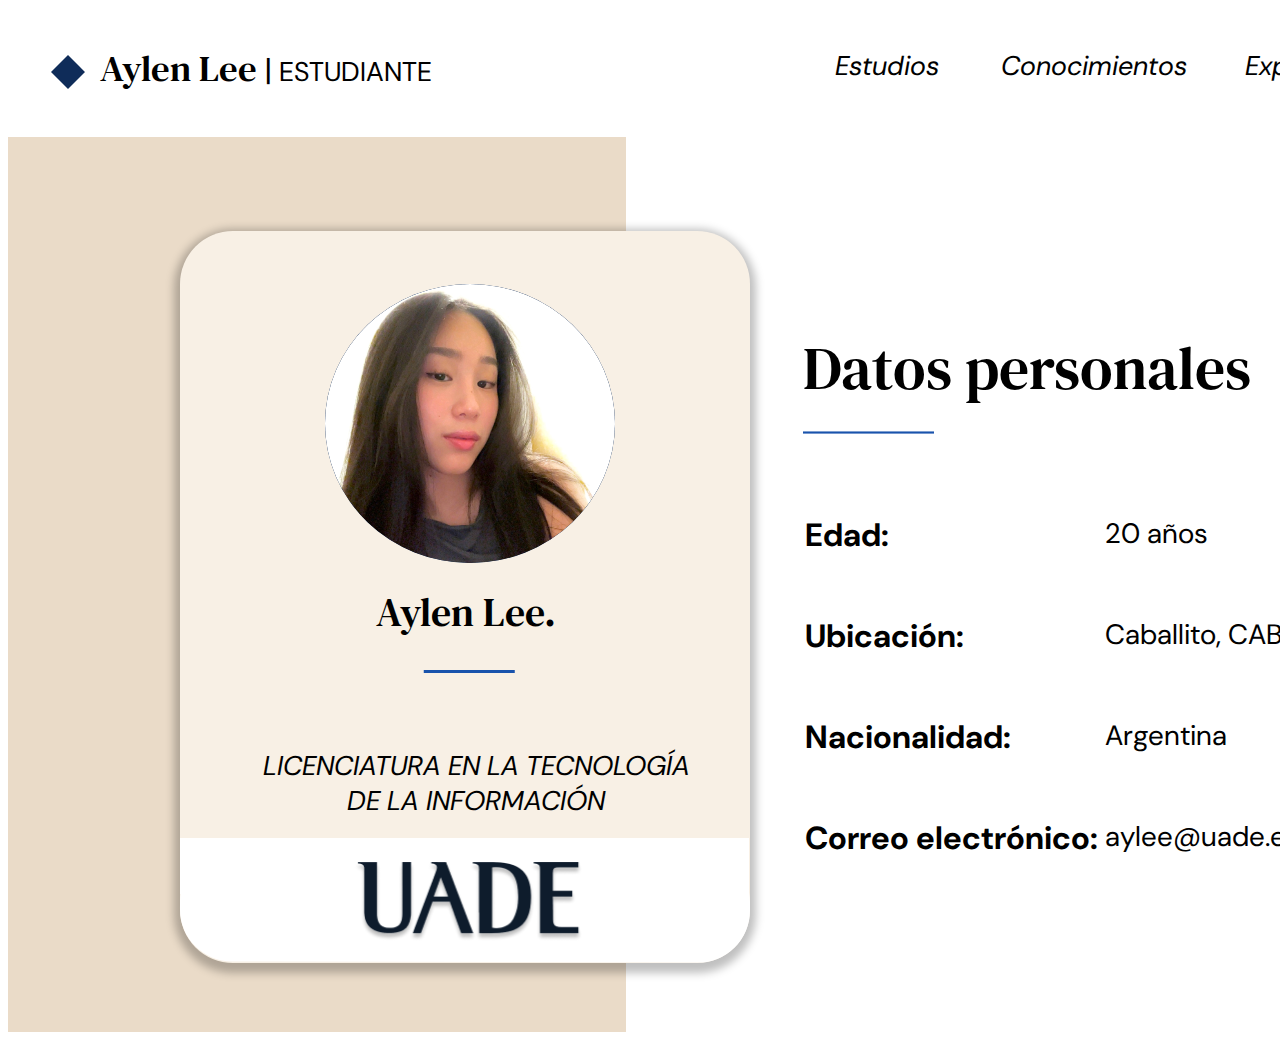
<file: index.html>
<!DOCTYPE html>
<html>
    <head>
        <link rel="stylesheet" href="style.css" />
        <link rel="preconnect" href="https://fonts.googleapis.com">
        <link rel="preconnect" href="https://fonts.gstatic.com" crossorigin>
        <link href="https://fonts.googleapis.com/css2?family=DM+Sans:ital,opsz,wght@0,9..40,200;0,9..40,300;0,9..40,400;0,9..40,500;0,9..40,600;0,9..40,700;1,9..40,200;1,9..40,300;1,9..40,400;1,9..40,500;1,9..40,600&family=DM+Serif+Display:ital@0;1&family=DM+Serif+Text&display=swap" rel="stylesheet">
</head>
<body>
     <div class="index">
        <div class="overlap-wrapper">
             <div class="overlap">
                <div class="overlap-group">
                    <div class="background-beige"></div>
                        <div class="rectangulo-principal"></div>
                        <div class="semirectangulo"></div>
                        <div class="rectangulo"></div>
                        <img class="logo-uade" src="img/logo uade.png" />
                        <div class="box"><img class="foto-cv" src="img/foto cv.png" /></div>
                        <div class="text-wrapper">Aylen Lee.</div>
                        <img class="linea" src="img/linea2.png"/>
                        <p class="descripcion">LICENCIATURA EN LA TECNOLOGÍA <br/>DE LA INFORMACIÓN</p>
                        <div class="rectangulo-superior"></div>
                        <p class="aylen-lee-ESTUDIANTE">
                            <span class="span">Aylen Lee</span>
                            <span class="text-wrapper-2"> | </span>
                            <span class="text-wrapper-3">ESTUDIANTE</span>
                        </p>
                        <a href="index.html"><div class="cuadradosuperior"></div></a>
                        <a href="estudios.html"><div class="div">Estudios</div></a>
                        <a href="conocimientos.html"><div class="text-wrapper-4">Conocimientos</div></a>
                        <a href="experiencia.html"><div class="text-wrapper-5">Experiencia</div></a>
                    </div>
                    <div class="flexcontainer">
                        <p class="text">
                            <span class="text-wrapper-6">Edad:<br/></span>
                        </p>
                        <p class="text"><span class="text-wrapper-7">20 años</span></p>
                    </div>
                    <div class="flexcontainer-2">
                        <p class="text">
                            <span class="text-wrapper-6">Ubicación: <br/></span>
                        </p>
                        <p class="text"><span class="text-wrapper-7">Caballito, CABA</span></p>
                    </div>
                    <div class="flexcontainer-3">
                        <p class="text">
                            <span class="text-wrapper-6">Nacionalidad: <br/></span>
                        </p>
                        <p class="text"><span class="text-wrapper-7">Argentina</span></p>
                    </div>
                    <div class="flexcontainer-4">
                        <p class="text">
                            <span class="text-wrapper-6">Correo electrónico:<br/></span>
                        </p>
                        <p class="text"><span class="text-wrapper-7">aylee@uade.edu.ar</span></p>
                    </div>
                    <div class="overlap-2">
                        <div class="text-wrapper-8">Datos personales</div>
                        <img class="img" src="img/linea1.png" />
                    </div>
                </div>
            </div>
        </div>
    </body>
</html>
</file>
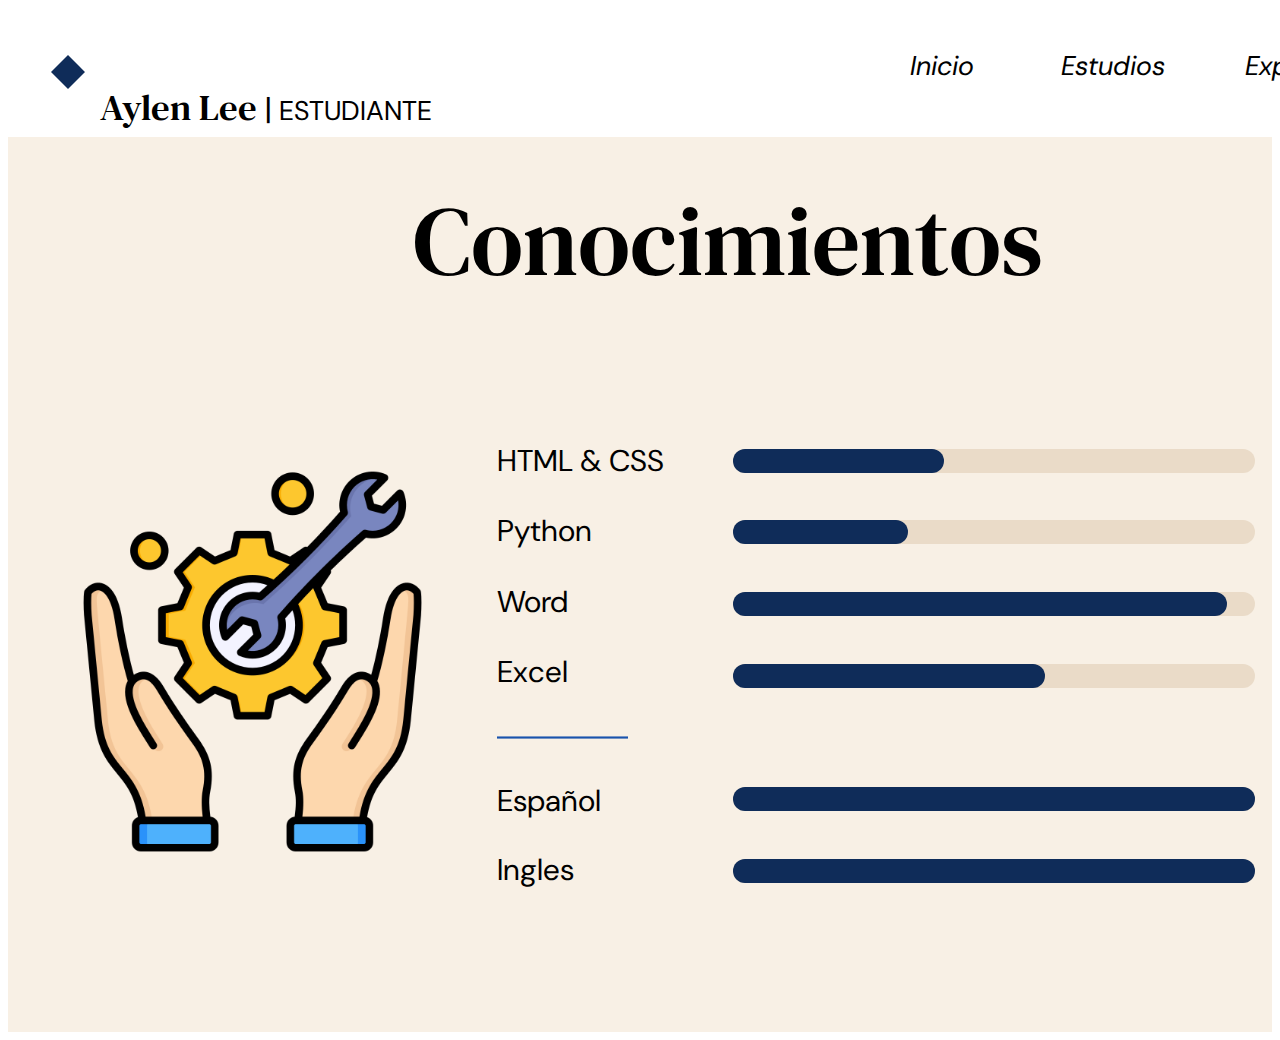
<file: conocimientos.html>
<!DOCTYPE html>
<html>
<head>
    <meta charset="UTF-8">
        <link rel="stylesheet" href="style.css"/>
        <link rel="preconnect" href="https://fonts.googleapis.com">
        <link rel="preconnect" href="https://fonts.gstatic.com" crossorigin>
        <link href="https://fonts.googleapis.com/css2?family=DM+Sans:ital,opsz,wght@0,9..40,200;0,9..40,300;0,9..40,400;0,9..40,500;0,9..40,600;0,9..40,700;1,9..40,200;1,9..40,300;1,9..40,400;1,9..40,500;1,9..40,600&family=DM+Serif+Display:ital@0;1&family=DM+Serif+Text&display=swap" rel="stylesheet">
</head>
<body>
    <div class="conocimientos">
        <div class="div">
            <div class="overlap">
                <div class="overlap-group">
                    <p class="aylen-lee-ESTUDIANTE">
                        <span class="text-wrapper">Aylen Lee</span>
                        <span class="span"> | </span>
                        <span class="text-wrapper-2">ESTUDIANTE</span>
                    </p>
                    <div class="cuadradosuperior"></div>
                </div>
                <div class="overlap-2">
                    <a href="index.html"><div class="text-wrapper-3">Inicio</div></a>
                    <a href="estudios.html"><div class="text-wrapper-4">Estudios</div></a>
                    <a href="experiencia.html"><div class="text-wrapper-5">Experiencia</div></a>
                </div>
            </div>
                <div class="text-wrapper-6">Conocimientos</div>
                <img class="skillsicon" src="img/skillsicon.png" />
                <div class="rectangle-wrapper"><div class="rectangle"></div></div>
                <div class="div-wrapper"><div class="rectangle-2"></div></div>
                <div class="overlap-group-2"><div class="rectangle-3"></div></div>
                <div class="overlap-3"><div class="rectangle-4"></div></div>
                <div class="overlap-4"><div class="rectangle-5"></div></div>
                <div class="overlap-5"><div class="rectangle-5"></div></div>
                <img class="linea" src="img/linea1 (1).png" />
                <div class="HTML-CSS">HTML &amp; CSS</div>
                <div class="text-wrapper-7">Python</div>
                <div class="text-wrapper-8">Word</div>
                <div class="text-wrapper-9">Excel</div>
                <div class="text-wrapper-10">Español</div>
                <div class="text-wrapper-11">Ingles</div>
            </div>
        </div>
    </body>
</html>
</file>
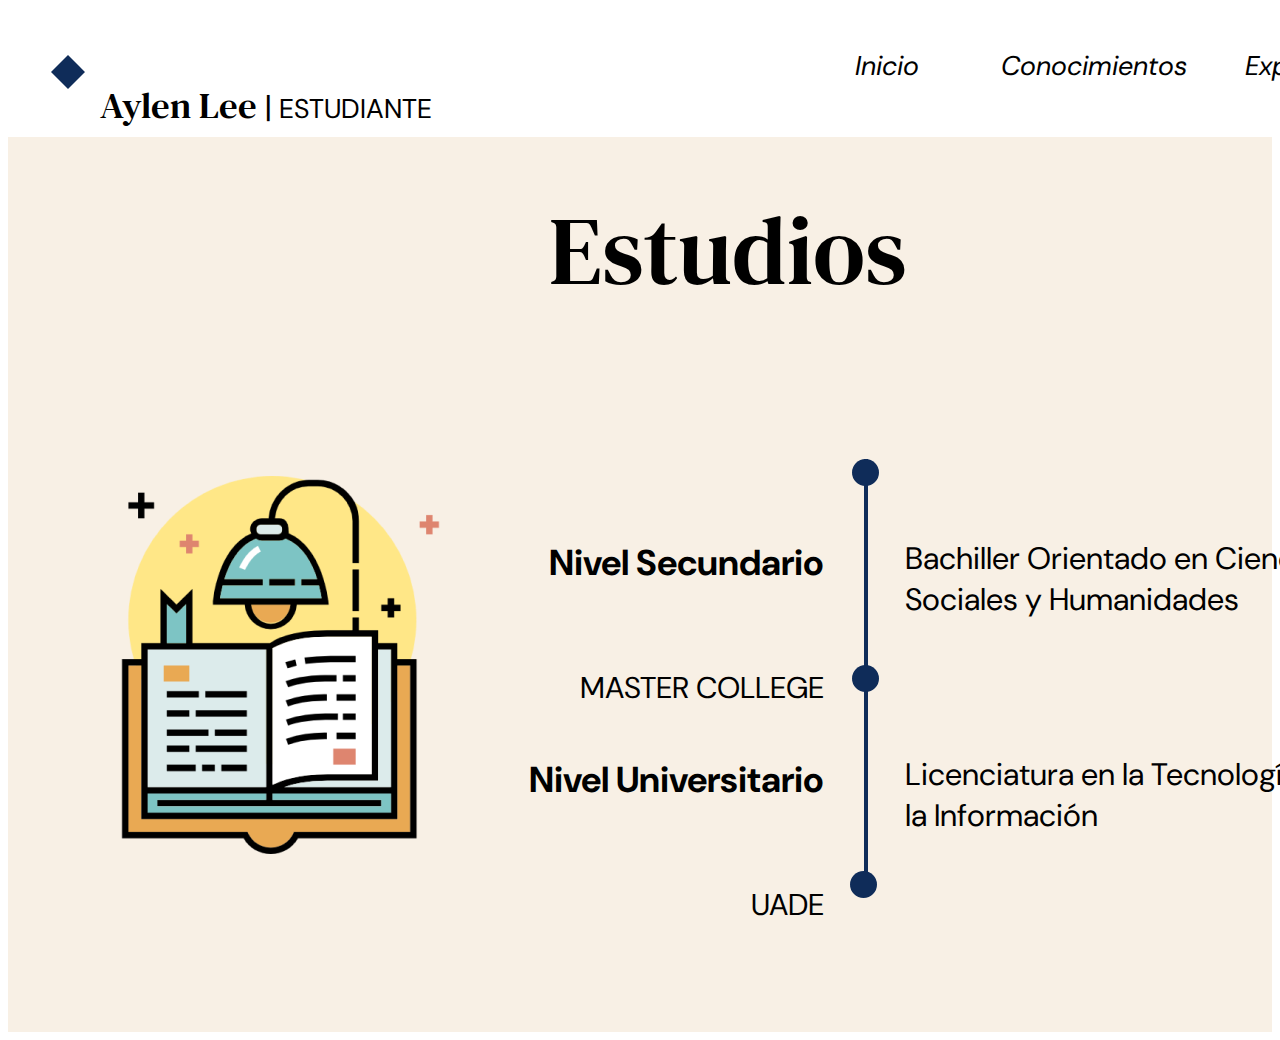
<file: estudios.html>
<!DOCTYPE html>
<html>
<head>
    <meta charset="UTF-8">
        <link rel="stylesheet" href="style.css" />
        <link rel="preconnect" href="https://fonts.googleapis.com">
        <link rel="preconnect" href="https://fonts.gstatic.com" crossorigin>
        <link href="https://fonts.googleapis.com/css2?family=DM+Sans:ital,opsz,wght@0,9..40,200;0,9..40,300;0,9..40,400;0,9..40,500;0,9..40,600;0,9..40,700;1,9..40,200;1,9..40,300;1,9..40,400;1,9..40,500;1,9..40,600&family=DM+Serif+Display:ital@0;1&family=DM+Serif+Text&display=swap" rel="stylesheet">
</head>
<body>
    <div class="estudios">
        <div class="div">
            <div class="text-wrapper">Estudios</div>
                <div class="overlap">
                    <div class="overlap-group">
                        <p class="aylen-lee-ESTUDIANTE">
                            <span class="span">Aylen Lee</span>
                            <span class="text-wrapper-2"> | </span>
                            <span class="text-wrapper-3">ESTUDIANTE</span>
                        </p>
                    <a href="index.html"><div class="cuadradosuperior"></div></a>
                </div>
                <div class="overlap-2">
                    <a href="index.html"><div class="text-wrapper-4">Inicio</div></a>
                    <a href="conocimientos.html"><div class="text-wrapper-5">Conocimientos</div></a>
                    <a href="experiencia.html"><div class="text-wrapper-6">Experiencia</div></a>
                </div>
            </div>
                <div class="overlap-3">
                    <img class="studyicon" src="img/studyicon 1.png" />
                        <div class="flexcontainer">
                            <p class="text">
                            <span class="text-wrapper-7">Nivel Secundario<br /></span>
                            </p>
                            <p class="text"><span class="text-wrapper-8">MASTER COLLEGE</span></p>
                        </div>
                        <div class="flexcontainer-2">
                        <p class="text">
                            <span class="text-wrapper-7">Nivel Universitario<br /></span>
                        </p>
                        <p class="text"><span class="text-wrapper-8">UADE</span></p>
                    </div>
                </div>
                <p class="p">Bachiller Orientado en Ciencias Sociales y Humanidades</p>
                <p class="text-wrapper-9">Licenciatura en la Tecnología de la Información</p>
                <div class="group">
                    <div class="overlap-group-2">
                        <img class="line" src="img/Line 1.png" />
                        <div class="ellipse 1"></div>
                        <div class="ellipse-3"></div>
                        <div class="ellipse-2"></div>
                    </div>
                </div>
            </div>
        </div>
</body>
</html>
</file>
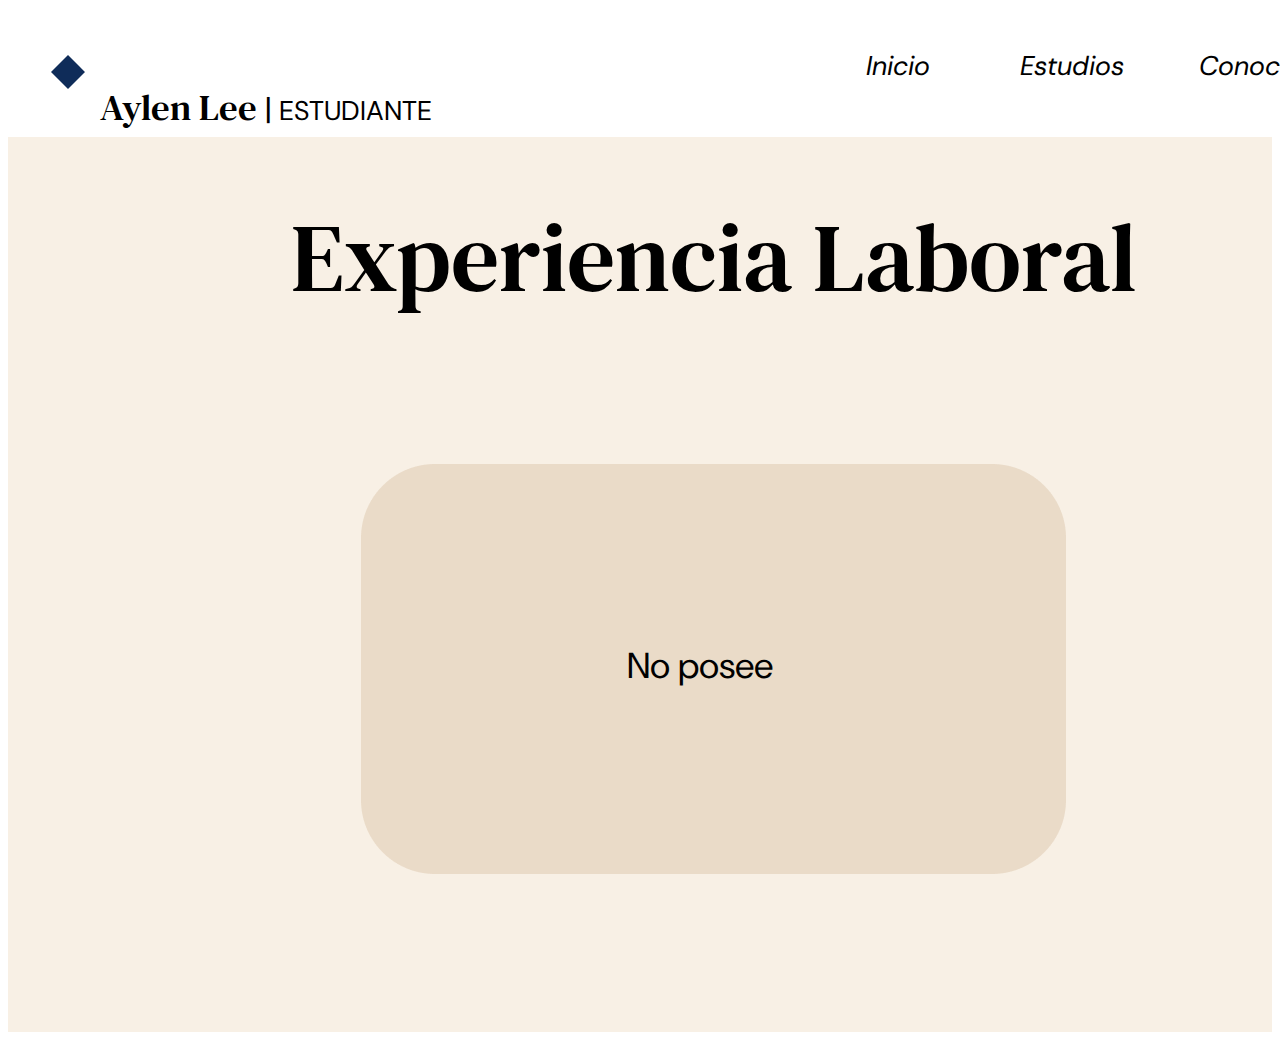
<file: experiencia.html>
<!DOCTYPE html>
<html>
    <head>
        <meta charset="UTF-8">
        <link rel="stylesheet" href="style.css" />
        <link rel="preconnect" href="https://fonts.googleapis.com">
        <link rel="preconnect" href="https://fonts.gstatic.com" crossorigin>
        <link href="https://fonts.googleapis.com/css2?family=DM+Sans:ital,opsz,wght@0,9..40,200;0,9..40,300;0,9..40,400;0,9..40,500;0,9..40,600;0,9..40,700;1,9..40,200;1,9..40,300;1,9..40,400;1,9..40,500;1,9..40,600&family=DM+Serif+Display:ital@0;1&family=DM+Serif+Text&display=swap" rel="stylesheet">
    </head>
    <body>
        <div class="experiencia">
            <div class="div">
                <div class="overlap">
                    <div class="overlap-group">
                        <p class="aylen-lee-ESTUDIANTE">
                            <span class="text-wrapper">Aylen Lee</span>
                            <span class="span"> | </span>
                            <span class="text-wrapper-2">ESTUDIANTE</span>
                        </p>
                        <div class="cuadradosuperior"></div>
                    </div>
                    <div class="overlap-2">
                        <a href="index.html"><div class="text-wrapper-3">Inicio</div></a>
                        <a href="conocimientos.html"><div class="text-wrapper-4">Conocimientos</div></a>
                        <a href="estudios.html"><div class="text-wrapper-5">Estudios</div></a>
                    </div>
                </div>
                <div class="div-wrapper"><div class="text-wrapper-6">No posee</div></div>
                <div class="text-wrapper-7">Experiencia Laboral</div>
            </div>
        </div>
    </body>
</html>
</file>
<file: style.css>
.index {
    background-color: #ffffff;
    display: flex;
    flex-direction: row;
    justify-content: center;
    width: 100%;
}

.index .overlap-wrapper {
    background-color: #ffffff;
    width: 1440px;
    height: 1024px;
}

.index .overlap {
    position: relative;
    height: 1024px;
}

.index .overlap-group {
    position: absolute;
    width: 1440px;
    height: 1024px;
    top: 0;
    left: 0;
}

.index .background-beige {
    position: absolute;
    width: 618px;
    height: 1024px;
    top: 0;
    left: 0;
    background-color: #eadbc8;
}

.index .rectangulo-principal {
    position: absolute;
    width: 570px;
    height: 732px;
    top: 223px;
    left: 172px;
    background-color: #f8f0e5;
    border-radius: 53px;
    box-shadow: 0px 4px 9px 6px #00000040;
}

.index .semirectangulo {
    position: absolute;
    width: 570px;
    height: 112px;
    top: 842px;
    left: 172px;
    background-color: #ffffff;
    border-radius: 52px;
    transform: rotate(0.15deg);
}

.index .rectangulo {
    position: absolute;
    width: 569px;
    height: 56px;
    top: 830px;
    left: 172px;
    background-color: #ffffff;
}

.index .logo-uade {
    position: absolute;
    width: 320px;
    height: 88px;
    top: 852px;
    left: 306px;
    object-fit: cover;
}

.index .foto-cv {
    position: absolute;
    width: 290px;
    height: 279px;
    top: 276px;
    left: 317px;
    background-color: #0f2c59;
    border-radius: 145px/139.5px;
}

.index .text-wrapper {
    position: absolute;
    width: 337px;
    top: 577px;
    left: 289px;
    font-family: 'DM Serif Text', serif;
    font-weight: 400;
    color: #000000;
    font-size: 40px;
    text-align: center;
    letter-spacing: 0;
    line-height: normal;
}

.index .linea {
    position: absolute;
    width: 92px;
    height: 3px;
    top: 662px;
    left: 415px;
}

.index .descripcion {
    position: absolute;
    width: 506px;
    top: 713px;
    left: 215px;
    font-family: 'DM Sans', sans-serif;
    font-weight: 400;
    font-style: italic;
    color: #000000;
    font-size: 27px;
    text-align: center;
    letter-spacing: 0;
    line-height: normal;
}

.index .rectangulo-superior {
    position: absolute;
    width: 1440px;
    height: 129px;
    top: 0;
    left: 0;
    background-color: #ffffff;
}

.index .aylen-lee-ESTUDIANTE {
    position: absolute;
    width: 396px;
    top: 37px;
    left: 60px;
    font-family: 'DM Serif text', serif;
    font-weight: 400;
    color: #000000;
    font-size: 37px;
    text-align: center;
    letter-spacing: 0;
    line-height: normal;
    position: relative;
    top: -2px;
}

.index .span {
    font-family: 'DM Serif Text', serif;
    font-weight: 400;
    color: #000000;
    font-size: 37px;
    letter-spacing: 0;
}

.index .text-wrapper-2 {
    font-family: 'DM Sans', sans-serif;
    font-size: 32px;
}

.index .text-wrapper-3 {
    font-family: 'DM Sans', sans-serif;
    font-size: 27px;
}

.index .cuadradosuperior {
    position: absolute;
    width: 24px;
    height: 24px;
    top: 52px;
    left: 48px;
    background-color: #0f2c59;
    transform: rotate(45.02deg);
}

.index .div {
    position: absolute;
    width: 229px;
    top: 40px;
    left: 764px;
    font-family: "DM Sans", sans-serif;
    font-weight: 400;
    font-style: italic;
    color: #000000;
    font-size: 27px;
    text-align: center;
    letter-spacing: 0;
    line-height: normal;
}

.index .text-wrapper-4 {
    position: absolute;
    width: 229px;
    top: 40px;
    left: 971px;
    font-family: "DM Sans", sans-serif;
    font-weight: 400;
    font-style: italic;
    color: #000000;
    font-size: 27px;
    text-align: center;
    letter-spacing: 0;
    line-height: normal;
}

.index .text-wrapper-5 {
    position: absolute;
    width: 229px;
    top: 40px;
    left: 1193px;
    font-family: "DM Sans", sans-serif;
    font-weight: 400;
    font-style: italic;
    color: #000000;
    font-size: 27px;
    text-align: center;
    letter-spacing: 0;
    line-height: normal;
}

.index .flexcontainer {
    top: 474px;
    display: flex;
    flex-direction: column;
    align-items: flex-start;
    gap: 1px;
    position: absolute;
    width: 499px;
    height: 80px;
    left: 797px;
}

.index .text {
    position: relative;
    align-self: stretch;
    font-family: "DM Sans", sans-serif;
    font-weight: 400;
    color: #000000;
    font-size: 32px;
    letter-spacing: 0;
    line-height: normal;
}

.index .text-wrapper-6 {
    font-weight: 700;
}

.index .text-wrapper-7 {
    font-family: "DM Sans", sans-serif;
    font-size: 28px;
    text-align: right;
    margin-left: 300px;
    position: relative;
    top: -110px
}

.index .flexcontainer-2 {
    top: 575px;
    display: flex;
    flex-direction: column;
    align-items: flex-start;
    gap: 1px;
    position: absolute;
    width: 499px;
    height: 80px;
    left: 797px;
}

.index .flexcontainer-3 {
    top: 676px;
    display: flex;
    flex-direction: column;
    align-items: flex-start;
    gap: 1px;
    position: absolute;
    width: 499px;
    height: 80px;
    left: 797px;
}

.index .flexcontainer-4 {
    top: 777px;
    display: flex;
    flex-direction: column;
    align-items: flex-start;
    gap: 1px;
    position: absolute;
    width: 499px;
    height: 80px;
    left: 797px;
}

.index .overlap-2 {
    position: absolute;
    width: 450px;
    height: 129px;
    top: 319px;
    left: 794px;
}

.index .text-wrapper-8 {
    position: absolute;
    width: 450px;
    top: 0;
    left: 0;
    font-family: 'DM Serif Text', serif;
    font-weight: 400;
    color: #000000;
    font-size: 60px;
    text-align: center;
    letter-spacing: 0;
    line-height: normal;
}

.index .img {
    position: absolute;
    width: 131px;
    height: 3px;
    top: 104px;
    left: 1px;
}

.estudios {
    background-color: #f8f0e5;
    display: flex;
    flex-direction: row;
    justify-content: center;
    width: 100%;
}

.estudios .div {
    background-color: #f8f0e5;
    width: 1440px;
    height: 1024px;
    position: relative;
}

.estudios .text-wrapper {
    position: absolute;
    width: 693px;
    top: 177px;
    left: 373px;
    font-family: 'DM Serif Text', serif;
    font-weight: 400;
    color: #000000;
    font-size: 96px;
    text-align: center;
    letter-spacing: 0;
    line-height: normal;
}

.estudios .overlap {
    position: absolute;
    width: 1440px;
    height: 129px;
    top: 0;
    left: 0;
    background-color: #ffffff;
}

.estudios .overlap-group {
    position: absolute;
    width: 408px;
    height: 49px;
    top: 37px;
    left: 48px;
}

.estudios .aylen-lee-ESTUDIANTE {
    position: absolute;
    width: 396px;
    top: 0;
    left: 12px;
    font-family: "DM Serif Text", serif;
    font-weight: 400;
    color: #000000;
    font-size: 37px;
    text-align: center;
    letter-spacing: 0;
    line-height: normal;
    position: relative;
    top: -2px;
}

.estudios .span {
    font-family: "DM Serif Text", serif;
    font-weight: 400;
    color: #000000;
    font-size: 37px;
    letter-spacing: 0;
}

.estudios .text-wrapper-2 {
    font-family: "DM Sans", sans-serif;
    font-size: 32px;
}

.estudios .text-wrapper-3 {
    font-family: "DM Sans", sans-serif;
    font-size: 27px;
}

.estudios .cuadradosuperior {
    position: absolute;
    width: 24px;
    height: 24px;
    top: 15px;
    left: 0;
    background-color: #0f2c59;
    transform: rotate(45.02deg);
}

.estudios .overlap-2 {
    position: absolute;
    width: 658px;
    height: 46px;
    top: 40px;
    left: 764px;
}

.estudios .text-wrapper-4 {
    position: absolute;
    width: 229px;
    top: 0;
    left: 0;
    font-family: "DM Sans", sans-serif;
    font-weight: 400;
    font-style: italic;
    color: #000000;
    font-size: 27px;
    text-align: center;
    letter-spacing: 0;
    line-height: normal;
}

.estudios .text-wrapper-5 {
    position: absolute;
    width: 229px;
    top: 0;
    left: 207px;
    font-family: "DM Sans", sans-serif;
    font-weight: 400;
    font-style: italic;
    color: #000000;
    font-size: 27px;
    text-align: center;
    letter-spacing: 0;
    line-height: normal;
}

.estudios .text-wrapper-6 {
    position: absolute;
    width: 229px;
    top: 0;
    left: 429px;
    font-family: "DM Sans", sans-serif;
    font-weight: 400;
    font-style: italic;
    color: #000000;
    font-size: 27px;
    text-align: center;
    letter-spacing: 0;
    line-height: normal;
}

.estudios .overlap-3 {
    position: absolute;
    width: 732px;
    height: 378px;
    top: 468px;
    left: 84px;
}

.estudios .studyicon {
    position: absolute;
    width: 377px;
    height: 378px;
    top: 0;
    left: 0;
    object-fit: cover;
}

.estudios .flexcontainer {
    top: 27px;
    display: flex;
    flex-direction: column;
    align-items: flex-start;
    gap: 4px;
    position: absolute;
    width: 385px;
    height: 100px;
    left: 347px;
}

.estudios .text {
    position: relative;
    align-self: stretch;
    font-family: "DM Sans", sans-serif;
    font-weight: 400;
    color: #000000;
    font-size: 36px;
    text-align: right;
    letter-spacing: 0;
    line-height: normal;
}

.estudios .text-wrapper-7 {
    font-weight: 700;
}

.estudios .text-wrapper-8 {
    font-family: "DM Sans", sans-serif;
    font-size: 30px;
}

.estudios .flexcontainer-2 {
    top: 244px;
    display: flex;
    flex-direction: column;
    align-items: flex-start;
    gap: 4px;
    position: absolute;
    width: 385px;
    height: 100px;
    left: 347px;
}

.estudios .p {
    position: absolute;
    width: 457px;
    top: 499px;
    left: 897px;
    font-family: "DM Sans", sans-serif;
    font-weight: 400;
    color: #000000;
    font-size: 31px;
    letter-spacing: 0;
    line-height: normal;
}

.estudios .text-wrapper-9 {
    position: absolute;
    width: 457px;
    top: 715px;
    left: 897px;
    font-family: "DM Sans", sans-serif;
    font-weight: 400;
    color: #000000;
    font-size: 31px;
    letter-spacing: 0;
    line-height: normal;
}

.estudios .group {
    position: absolute;
    width: 29px;
    height: 439px;
    top: 451px;
    left: 842px;
}

.estudios .overlap-group-2 {
    position: relative;
    height: 439px;
}

.estudios .line {
    position: absolute;
    width: 4px;
    height: 425px;
    top: 0;
    left: 14px;
}

.estudios .ellipse {
    top: 0;
    left: 2px;
    position: absolute;
    width: 27px;
    height: 27px;
    background-color: #0f2c59;
    border-radius: 13.5px;
}

.estudios .ellipse-2 {
    top: 206px;
    left: 2px;
    position: absolute;
    width: 27px;
    height: 27px;
    background-color: #0f2c59;
    border-radius: 13.5px;
}

.estudios .ellipse-3 {
    top: 412px;
    left: 0;
    position: absolute;
    width: 27px;
    height: 27px;
    background-color: #0f2c59;
    border-radius: 13.5px;
}

.conocimientos {
    background-color: #f8f0e5;
    display: flex;
    flex-direction: row;
    justify-content: center;
    width: 100%;
}

.conocimientos .div {
    background-color: #f8f0e5;
    width: 1440px;
    height: 1024px;
    position: relative;
}

.conocimientos .overlap {
    position: absolute;
    width: 1440px;
    height: 129px;
    top: 0;
    left: 0;
    background-color: #ffffff;
}

.conocimientos .overlap-group {
    position: absolute;
    width: 408px;
    height: 49px;
    top: 37px;
    left: 48px;
}

.conocimientos .aylen-lee-ESTUDIANTE {
    position: absolute;
    width: 396px;
    top: 0;
    left: 12px;
    font-family: "DM Serif Text", serif;
    font-weight: 400;
    color: #000000;
    font-size: 37px;
    text-align: center;
    letter-spacing: 0;
    line-height: normal;
}

.conocimientos .text-wrapper {
    font-family: 'DM Serif Text', serif;
    font-weight: 400;
    color: #000000;
    font-size: 37px;
    letter-spacing: 0;
}

.conocimientos .span {
    font-family: 'DM Sans', sans-serif;
    font-size: 32px;
}

.conocimientos .text-wrapper-2 {
    font-family: 'DM Sans', sans-serif;
    font-size: 27px;
}

.conocimientos .cuadradosuperior {
    position: absolute;
    width: 24px;
    height: 24px;
    top: 15px;
    left: 0;
    background-color: #0f2c59;
    transform: rotate(45.02deg);
}

.conocimientos .overlap-2 {
    position: absolute;
    width: 603px;
    height: 46px;
    top: 40px;
    left: 819px;
}

.conocimientos .text-wrapper-3 {
    position: absolute;
    width: 229px;
    top: 0;
    left: 0;
    font-family: 'DM Sans', sans-serif;
    font-weight: 400;
    font-style: italic;
    color: #000000;
    font-size: 27px;
    text-align: center;
    letter-spacing: 0;
    line-height: normal;
}

.conocimientos .text-wrapper-4 {
    position: absolute;
    width: 229px;
    top: 0;
    left: 171px;
    font-family: 'DM Sans', sans-serif;
    font-weight: 400;
    font-style: italic;
    color: #000000;
    font-size: 27px;
    text-align: center;
    letter-spacing: 0;
    line-height: normal;
}

.conocimientos .text-wrapper-5 {
    position: absolute;
    width: 229px;
    top: 0;
    left: 374px;
    font-family: 'DM Sans', sans-serif;
    font-weight: 400;
    font-style: italic;
    color: #000000;
    font-size: 27px;
    text-align: center;
    letter-spacing: 0;
    line-height: normal;
}

.conocimientos .text-wrapper-6 {
    position: absolute;
    width: 693px;
    top: 168px;
    left: 373px;
    font-family: 'DM Serif Text', serif;
    font-weight: 400;
    color: #000000;
    font-size: 96px;
    text-align: center;
    letter-spacing: 0;
    line-height: normal;
}

.conocimientos .skillsicon {
    position: absolute;
    width: 353px;
    height: 389px;
    top: 459px;
    left: 68px;
    object-fit: cover;
}

.conocimientos .rectangle-wrapper {
    position: absolute;
    width: 522px;
    height: 24px;
    top: 441px;
    left: 725px;
    background-color: #eadbc8;
    border-radius: 48px;
}

.conocimientos .rectangle {
    width: 211px;
    height: 24px;
    background-color: #0f2c59;
    border-radius: 48px;
}

.conocimientos .div-wrapper {
    position: absolute;
    width: 522px;
    height: 24px;
    top: 512px;
    left: 725px;
    background-color: #eadbc8;
    border-radius: 48px;
}

.conocimientos .rectangle-2 {
    width: 175px;
    height: 24px;
    background-color: #0f2c59;
    border-radius: 48px;
}

.conocimientos .overlap-group-2 {
    position: absolute;
    width: 522px;
    height: 24px;
    top: 584px;
    left: 725px;
    background-color: #eadbc8;
    border-radius: 48px;
}

.conocimientos .rectangle-3 {
    width: 494px;
    height: 24px;
    background-color: #0f2c59;
    border-radius: 48px;
}

.conocimientos .overlap-3 {
    position: absolute;
    width: 522px;
    height: 24px;
    top: 656px;
    left: 725px;
    background-color: #eadbc8;
    border-radius: 48px;
}

.conocimientos .rectangle-4 {
    width: 312px;
    height: 24px;
    background-color: #0f2c59;
    border-radius: 48px;
}

.conocimientos .overlap-4 {
    position: absolute;
    width: 522px;
    height: 24px;
    top: 779px;
    left: 725px;
    background-color: #eadbc8;
    border-radius: 48px;
}

.conocimientos .rectangle-5 {
    height: 24px;
    background-color: #0f2c59;
    border-radius: 48px;
}

.conocimientos .overlap-5 {
    position: absolute;
    width: 522px;
    height: 24px;
    top: 851px;
    left: 725px;
    background-color: #eadbc8;
    border-radius: 48px;
}

.conocimientos .linea {
    position: absolute;
    width: 131px;
    height: 3px;
    top: 728px;
    left: 489px;
}

.conocimientos .HTML-CSS {
    position: absolute;
    top: 433px;
    left: 489px;
    font-family: 'DM Sans', sans-serif;
    font-weight: 400;
    color: #000000;
    font-size: 30px;
    letter-spacing: 0;
    line-height: normal;
}

.conocimientos .text-wrapper-7 {
    position: absolute;
    top: 503px;
    left: 489px;
    font-family: 'DM Sans', sans-serif;
    font-weight: 400;
    color: #000000;
    font-size: 30px;
    letter-spacing: 0;
    line-height: normal;
}

.conocimientos .text-wrapper-8 {
    position: absolute;
    top: 574px;
    left: 489px;
    font-family: 'DM Sans', sans-serif;
    font-weight: 400;
    color: #000000;
    font-size: 30px;
    letter-spacing: 0;
    line-height: normal;
}

.conocimientos .text-wrapper-9 {
    position: absolute;
    top: 644px;
    left: 489px;
    font-family: 'DM Sans', sans-serif;
    font-weight: 400;
    color: #000000;
    font-size: 30px;
    letter-spacing: 0;
    line-height: normal;
}

.conocimientos .text-wrapper-10 {
    position: absolute;
    top: 773px;
    left: 489px;
    font-family: 'DM Sans', sans-serif;
    font-weight: 400;
    color: #000000;
    font-size: 30px;
    letter-spacing: 0;
    line-height: normal;
}

.conocimientos .text-wrapper-11 {
    position: absolute;
    top: 842px;
    left: 489px;
    font-family: 'DM Sans', sans-serif;
    font-weight: 400;
    color: #000000;
    font-size: 30px;
    letter-spacing: 0;
    line-height: normal;
}

.experiencia {
    background-color: #f8f0e5;
    display: flex;
    flex-direction: row;
    justify-content: center;
    width: 100%;
}

.experiencia .div {
    background-color: #f8f0e5;
    width: 1440px;
    height: 1024px;
    position: relative;
}

.experiencia .overlap {
    position: absolute;
    width: 1440px;
    height: 129px;
    top: 0;
    left: 0;
    background-color: #ffffff;
}

.experiencia .overlap-group {
    position: absolute;
    width: 408px;
    height: 49px;
    top: 37px;
    left: 48px;
}

.experiencia .aylen-lee-ESTUDIANTE {
    position: absolute;
    width: 396px;
    top: 0;
    left: 12px;
    font-family: "DM Serif Text", serif;
    font-weight: 400;
    color: #000000;
    font-size: 37px;
    text-align: center;
    letter-spacing: 0;
    line-height: normal;
}

.experiencia .text-wrapper {
    font-family: "DM Serif Text", serif;
    font-weight: 400;
    color: #000000;
    font-size: 37px;
    letter-spacing: 0;
}

.experiencia .span {
    font-family: "DM Sans", sans-serif;
    font-size: 32px;
}

.experiencia .text-wrapper-2 {
    font-family: "DM Sans", sans-serif;
    font-size: 27px;
}

.experiencia .cuadradosuperior {
    position: absolute;
    width: 24px;
    height: 24px;
    top: 15px;
    left: 0;
    background-color: #0f2c59;
    transform: rotate(45.02deg);
}

.experiencia .overlap-2 {
    position: absolute;
    width: 623px;
    height: 46px;
    top: 40px;
    left: 775px;
}

.experiencia .text-wrapper-3 {
    position: absolute;
    width: 229px;
    top: 0;
    left: 0;
    font-family: "DM Sans", sans-serif;
    font-weight: 400;
    font-style: italic;
    color: #000000;
    font-size: 27px;
    text-align: center;
    letter-spacing: 0;
    line-height: normal;
}

.experiencia .text-wrapper-4 {
    position: absolute;
    width: 229px;
    top: 0;
    left: 394px;
    font-family: "DM Sans", sans-serif;
    font-weight: 400;
    font-style: italic;
    color: #000000;
    font-size: 27px;
    text-align: center;
    letter-spacing: 0;
    line-height: normal;
}

.experiencia .text-wrapper-5 {
    position: absolute;
    width: 229px;
    top: 0;
    left: 174px;
    font-family: "DM Sans", sans-serif;
    font-weight: 400;
    font-style: italic;
    color: #000000;
    font-size: 27px;
    text-align: center;
    letter-spacing: 0;
    line-height: normal;
}

.experiencia .div-wrapper {
    position: absolute;
    width: 705px;
    height: 410px;
    top: 456px;
    left: 353px;
    background-image: url(./img/Rectangle\ 18.png);
    background-size: 100% 100%;
}

.experiencia .text-wrapper-6 {
    position: absolute;
    width: 391px;
    top: 178px;
    left: 143px;
    font-family: "DM Sans", sans-serif;
    font-weight: 400;
    color: #000000;
    font-size: 36px;
    text-align: center;
    letter-spacing: 0;
    line-height: normal;
}

.experiencia .text-wrapper-7 {
    position: absolute;
    width: 973px;
    top: 184px;
    left: 219px;
    font-family: "DM Serif Text", serif;
    font-weight: 400;
    color: #000000;
    font-size: 96px;
    text-align: center;
    letter-spacing: 0;
    line-height: normal;
}
</file>
